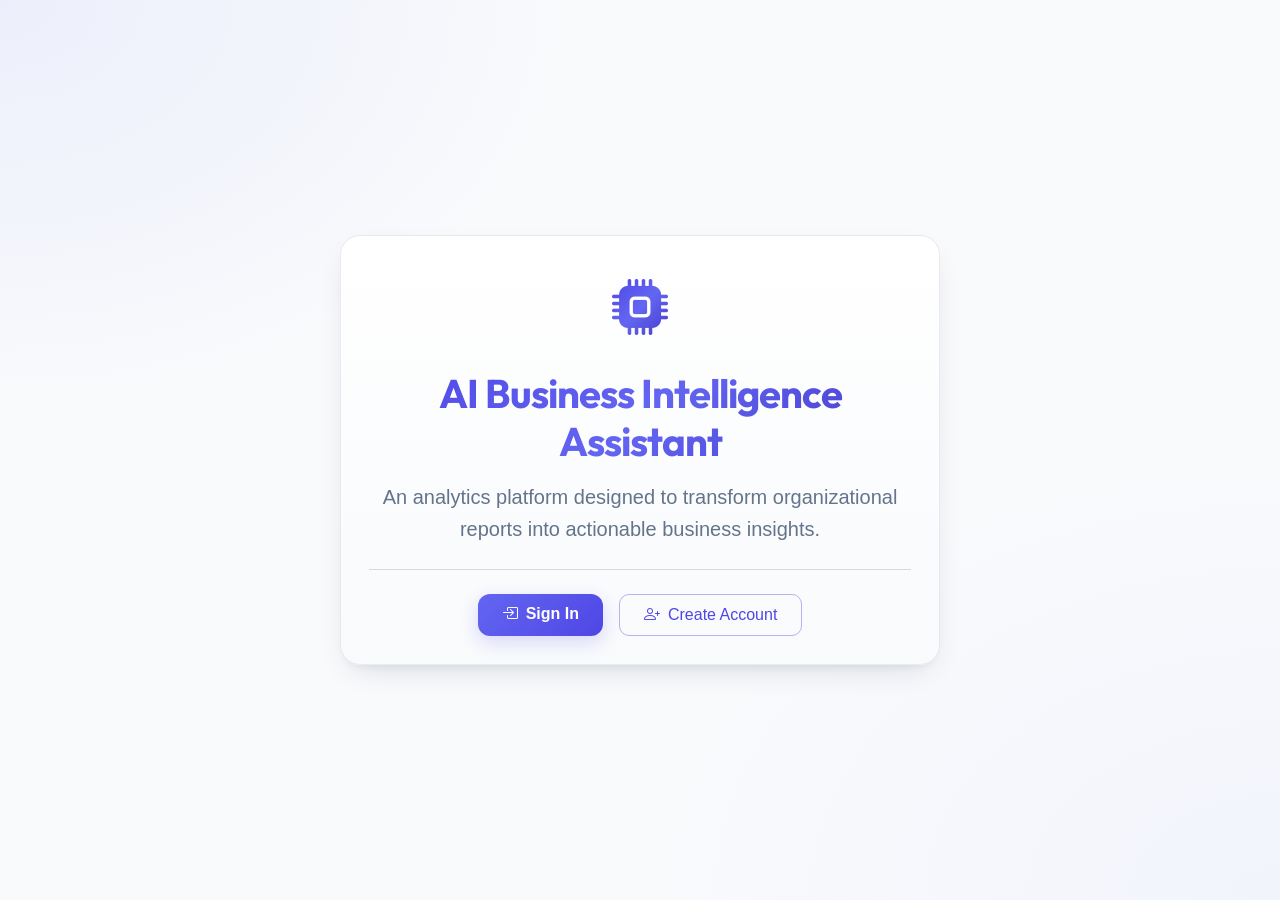
<file: index.html>
<!DOCTYPE html>
<html lang="en">
<head>
    <meta charset="UTF-8">
    <meta http-equiv="refresh" content="0; url=frontend/index.html">
    <meta name="viewport" content="width=device-width, initial-scale=1.0">
    <title>Redirecting to AI BI Assistant</title>
</head>
<body>
    <p>Redirecting to the application...</p>
    <a href="frontend/index.html">Open AI BI Assistant</a>
</body>
</html>
</file>
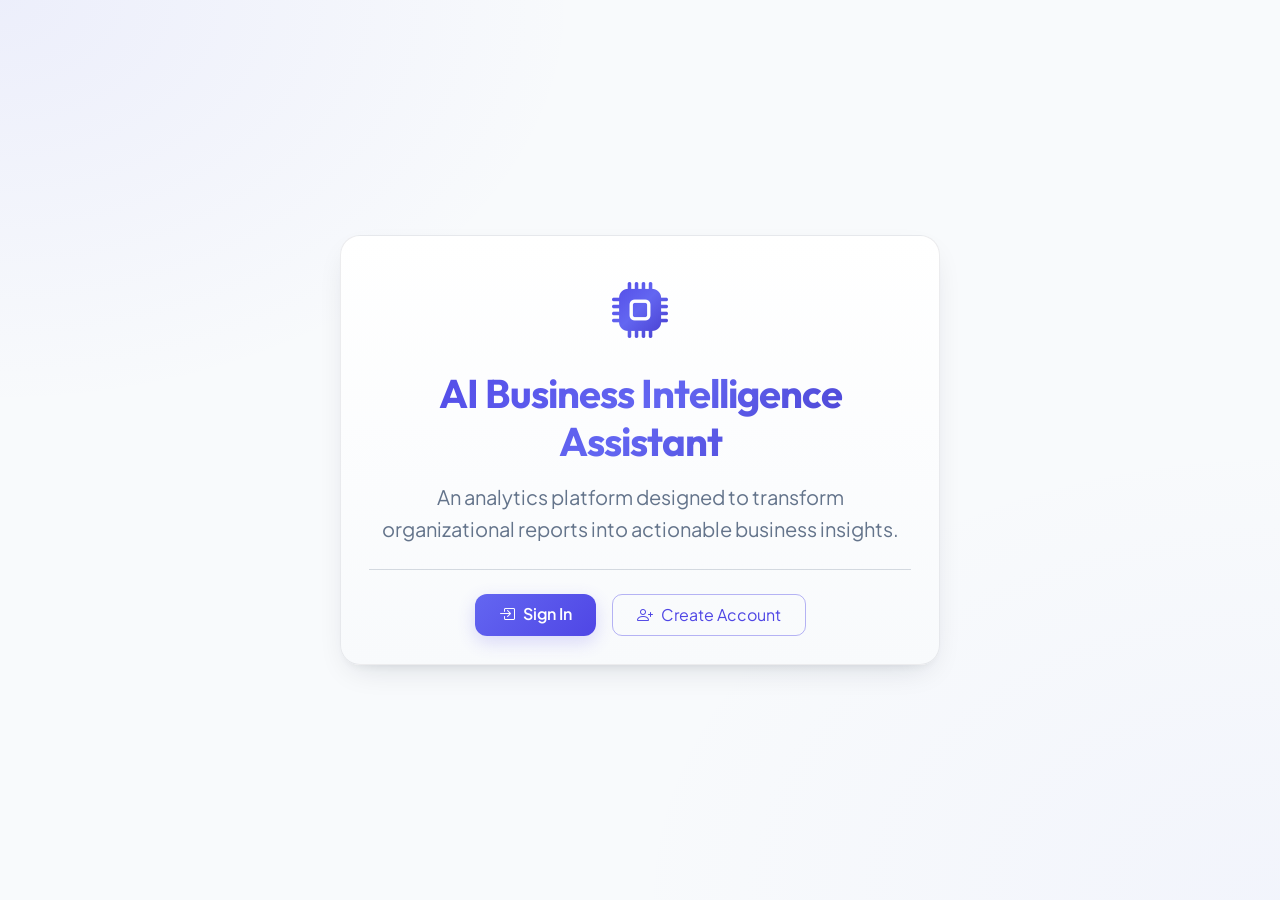
<file: frontend/index.html>
<!DOCTYPE html>
<html lang="en">
<head>
    <meta charset="UTF-8">
    <meta name="viewport" content="width=device-width, initial-scale=1.0">
    <meta name="description" content="AI Business Intelligence Assistant landing page. Securely access executive summaries, trend analysis, and KPI tracking.">
    <title>AI Business Intelligence Assistant</title>
    <link href="https://cdn.jsdelivr.net/npm/bootstrap@5.3.3/dist/css/bootstrap.min.css" rel="stylesheet">
    <link href="https://cdn.jsdelivr.net/npm/bootstrap-icons@1.11.3/font/bootstrap-icons.css" rel="stylesheet">
    <link rel="stylesheet" href="css/style.css">
</head>
<body>
    <div class="auth-container">
        <div class="glass-card p-5 text-center" style="max-width: 600px; width: 100%;">
            <div class="mb-4">
                <i class="bi bi-cpu-fill text-gradient" style="font-size: 3.5rem;"></i>
                <h1 class="text-gradient mt-3">AI Business Intelligence Assistant</h1>
                <p class="text-muted mt-3 fs-5">
                    An analytics platform designed to transform organizational reports into actionable business insights.
                </p>
            </div>
            
            <div class="my-4 border-top border-secondary opacity-25"></div>

            <div class="mt-4 d-grid gap-3 d-sm-flex justify-content-sm-center">
                <a id="btn-landing-login" href="login.html" class="btn btn-gradient px-4 py-2">
                    <i class="bi bi-box-arrow-in-right me-2"></i>Sign In
                </a>
                <a id="btn-landing-register" href="register.html" class="btn btn-outline-primary px-4 py-2" style="border-radius: 10px;">
                    <i class="bi bi-person-plus me-2"></i>Create Account
                </a>
            </div>
        </div>
    </div>
</body>
</html>
</file>
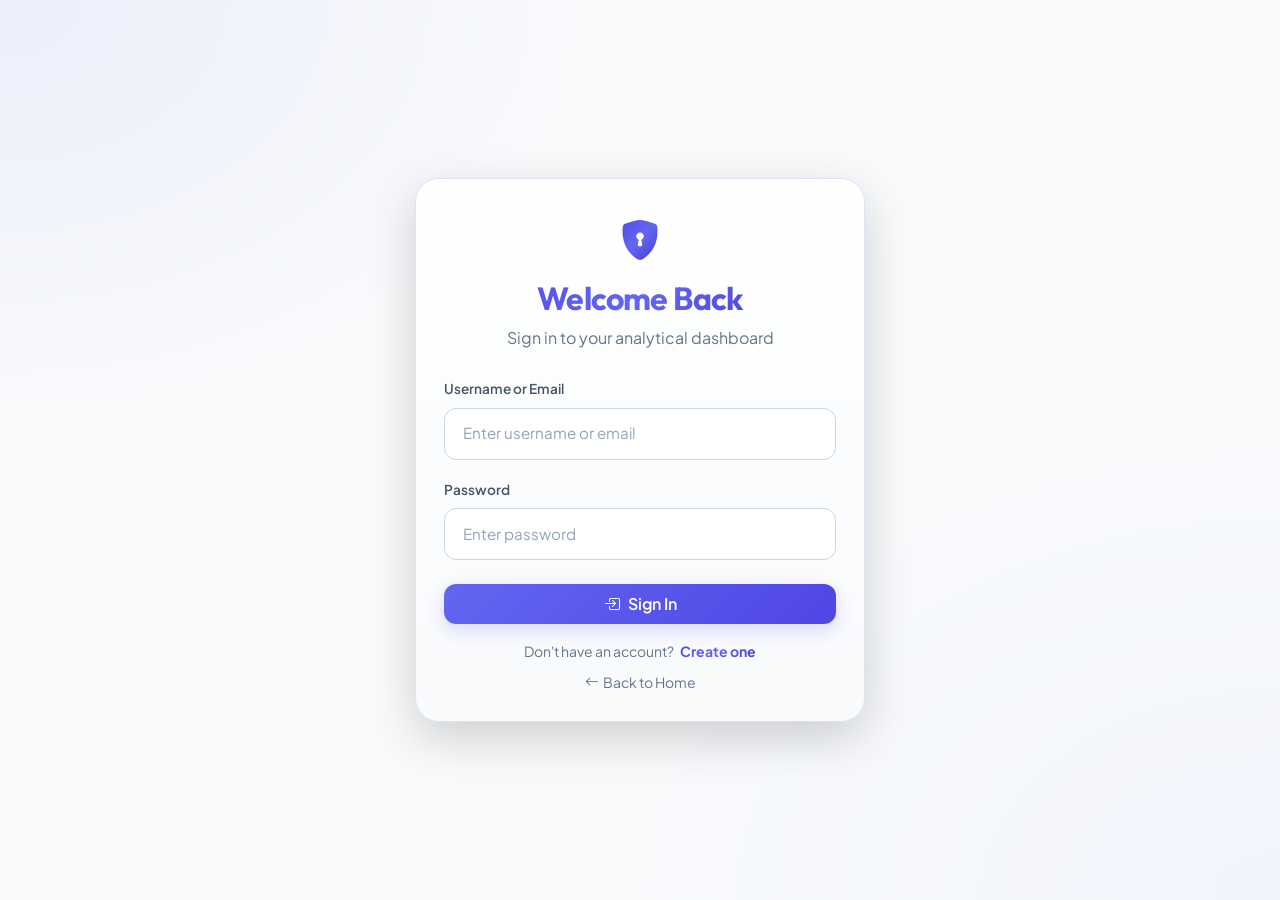
<file: frontend/dashboard.html>
<!DOCTYPE html>
<html lang="en">
<head>
    <meta charset="UTF-8">
    <meta name="viewport" content="width=device-width, initial-scale=1.0">
    <meta name="description" content="Analytical dashboard for the AI Business Intelligence Assistant.">
    <title>Dashboard - AI BI Assistant</title>
    <link href="https://cdn.jsdelivr.net/npm/bootstrap@5.3.3/dist/css/bootstrap.min.css" rel="stylesheet">
    <link href="https://cdn.jsdelivr.net/npm/bootstrap-icons@1.11.3/font/bootstrap-icons.css" rel="stylesheet">
    <link rel="stylesheet" href="css/style.css">
</head>
<body>
    <!-- Sidebar Navigation -->
    <div class="sidebar">
        <div class="sidebar-brand">
            <h4 class="text-gradient m-0 d-flex align-items-center">
                <i class="bi bi-cpu-fill me-2 fs-4"></i>AI BI Assistant
            </h4>
        </div>
        
        <ul class="sidebar-menu">
            <li>
                <a href="#" class="sidebar-link active">
                    <i class="bi bi-grid-1x2-fill"></i>Dashboard
                </a>
            </li>
            <li>
                <a href="#report-management" class="sidebar-link">
                    <i class="bi bi-file-earmark-bar-graph"></i>Reports
                </a>
            </li>
            <li>
                <a href="#" class="sidebar-link">
                    <i class="bi bi-graph-up-arrow"></i>Analytics
                </a>
            </li>
            <li>
                <a href="#" class="sidebar-link">
                    <i class="bi bi-gear-fill"></i>Settings
                </a>
            </li>
        </ul>
        
        <div class="p-3 border-top border-secondary border-opacity-25 mt-auto">
            <div class="d-flex align-items-center mb-3">
                <div class="avatar bg-gradient p-1 rounded-circle me-2" style="background: linear-gradient(135deg, #6366f1, #4f46e5); width: 36px; height: 36px; display: flex; align-items: center; justify-content: center;">
                    <i class="bi bi-person text-light"></i>
                </div>
                <div class="overflow-hidden">
                    <div id="user-username" class="fw-bold text-truncate" style="max-width: 140px; font-size: 0.9rem;">Guest</div>
                    <div class="small"><span id="user-role" class="badge bg-secondary text-capitalize">visitor</span></div>
                </div>
            </div>
            <button id="logout-btn" class="btn btn-outline-danger w-100 btn-sm" style="border-radius: 8px;">
                <i class="bi bi-box-arrow-left me-2"></i>Sign Out
            </button>
        </div>
    </div>

    <!-- Main Content Area -->
    <div class="main-content">
        <!-- Header -->
        <div class="dash-header flex-column flex-sm-row align-items-start align-items-sm-center gap-3">
            <div>
                <h1 class="h3 m-0">Welcome Back, <span id="welcome-name" class="text-gradient">User</span>!</h1>
                <p class="text-muted m-0">Upload, validate, and prepare reports for the next analytics phases.</p>
            </div>
            <div>
                <button id="btn-upload-trigger" class="btn btn-gradient btn-sm">
                    <i class="bi bi-cloud-arrow-up-fill me-2"></i>Upload Report
                </button>
            </div>
        </div>

        <!-- Metric KPI Cards -->
        <div class="row g-4 mb-4">
            <div class="col-12 col-sm-6 col-xl-3">
                <div class="glass-card p-4">
                    <div class="d-flex justify-content-between align-items-center mb-3">
                        <div class="text-muted small fw-bold text-uppercase">Total Revenue</div>
                        <div class="p-2 bg-success bg-opacity-10 text-success rounded-3"><i class="bi bi-currency-dollar"></i></div>
                    </div>
                    <h3 class="m-0">$0</h3>
                    <div class="text-success small mt-2 d-flex align-items-center">
                        <i class="bi bi-arrow-up-right me-1"></i>
                        <span>+0% vs last month</span>
                    </div>
                </div>
            </div>
            <div class="col-12 col-sm-6 col-xl-3">
                <div class="glass-card p-4">
                    <div class="d-flex justify-content-between align-items-center mb-3">
                        <div class="text-muted small fw-bold text-uppercase">Reports Uploaded</div>
                        <div class="p-2 bg-primary bg-opacity-10 text-indigo rounded-3" style="color: #a5b4fc;"><i class="bi bi-file-earmark-text"></i></div>
                    </div>
                    <h3 id="reports-count" class="m-0">0</h3>
                    <div class="text-muted small mt-2 d-flex align-items-center">
                        <i class="bi bi-clock-history me-1"></i>
                        <span id="reports-count-caption">No files uploaded yet</span>
                    </div>
                </div>
            </div>
            <div class="col-12 col-sm-6 col-xl-3">
                <div class="glass-card p-4">
                    <div class="d-flex justify-content-between align-items-center mb-3">
                        <div class="text-muted small fw-bold text-uppercase">Active Users</div>
                        <div class="p-2 bg-info bg-opacity-10 text-info rounded-3"><i class="bi bi-people"></i></div>
                    </div>
                    <h3 class="m-0">3</h3>
                    <div class="text-info small mt-2 d-flex align-items-center">
                        <i class="bi bi-arrow-up-right me-1"></i>
                        <span>+2 new registers</span>
                    </div>
                </div>
            </div>
            <div class="col-12 col-sm-6 col-xl-3">
                <div class="glass-card p-4">
                    <div class="d-flex justify-content-between align-items-center mb-3">
                        <div class="text-muted small fw-bold text-uppercase">Efficiency Rate</div>
                        <div class="p-2 bg-warning bg-opacity-10 text-warning rounded-3"><i class="bi bi-lightning-charge"></i></div>
                    </div>
                    <h3 class="m-0">0%</h3>
                    <div class="text-warning small mt-2 d-flex align-items-center">
                        <i class="bi bi-arrow-up-right me-1"></i>
                        <span>+0% variance</span>
                    </div>
                </div>
            </div>
        </div>

        <div id="report-management" class="row g-4 mb-4">
            <div class="col-12 col-lg-5">
                <div class="glass-card p-4 h-100">
                    <div class="d-flex justify-content-between align-items-start gap-3 mb-3">
                        <div>
                            <h4 class="mb-2">Report Upload</h4>
                            <p class="text-muted mb-0">Supported formats: CSV, XLSX, XLS, JSON, PDF, DOCX. Maximum size: 100MB.</p>
                        </div>
                    </div>

                    <input id="report-file-input" type="file" class="d-none" accept=".csv,.xlsx,.xls,.json,.pdf,.docx">

                    <div id="upload-dropzone" class="upload-dropzone mb-3" tabindex="0" role="button" aria-label="Upload report by choosing or dragging a file">
                        <div class="upload-dropzone-icon">
                            <i class="bi bi-cloud-arrow-up"></i>
                        </div>
                        <h5 class="mb-2">Drag and drop a report here</h5>
                        <p class="text-muted mb-3">or choose a file from your computer</p>
                        <button id="btn-choose-file" type="button" class="btn btn-outline-primary">
                            <i class="bi bi-folder2-open me-2"></i>Choose File
                        </button>
                        <div id="selected-file-name" class="upload-selection-note mt-3">No file selected</div>
                    </div>

                    <div id="upload-progress-wrapper" class="upload-progress-wrapper d-none" aria-live="polite">
                        <div class="d-flex justify-content-between align-items-center mb-2">
                            <span class="small fw-semibold">Upload progress</span>
                            <span id="upload-progress-text" class="small text-muted">0%</span>
                        </div>
                        <div class="progress upload-progress-bar-shell">
                            <div id="upload-progress-bar" class="progress-bar upload-progress-bar" role="progressbar" style="width: 0%"></div>
                        </div>
                    </div>
                </div>
            </div>

            <div class="col-12 col-lg-7">
                <div class="glass-card p-4 h-100">
                    <div class="d-flex justify-content-between align-items-start gap-3 mb-3">
                        <div>
                            <h4 class="mb-2">Upload History</h4>
                            <p class="text-muted mb-0">Your reports are stored securely and scoped to your account.</p>
                        </div>
                        <button id="btn-refresh-reports" type="button" class="btn btn-outline-primary btn-sm">
                            <i class="bi bi-arrow-clockwise me-2"></i>Refresh
                        </button>
                    </div>

                    <div id="reports-loading" class="history-state d-none">
                        <i class="bi bi-arrow-repeat spin-soft"></i>
                        <p class="mb-0">Loading your reports...</p>
                    </div>

                    <div id="reports-empty" class="history-state">
                        <i class="bi bi-folder2-open"></i>
                        <p class="mb-0">No uploaded reports yet. Your upload history will appear here.</p>
                    </div>

                    <div id="reports-list" class="reports-list d-none"></div>
                </div>
            </div>
        </div>

        <!-- Main Dashboard View Panel -->
        <div class="row g-4">
            <!-- Left Panel (Placeholder for charts) -->
            <div class="col-12 col-lg-8">
                <div class="glass-card p-4 h-100">
                    <h4 class="mb-4">Performance Trends</h4>
                    <div class="empty-state-box">
                        <i class="bi bi-bar-chart-line"></i>
                        <p class="text-center">Interactive dashboard visualization will be Updated Soon.</p>
                        <span class="badge bg-secondary">Awaiting Report Uploads</span>
                    </div>
                </div>
            </div>
            
            <!-- Right Panel (Placeholder for summaries) -->
            <div class="col-12 col-lg-4">
                <div class="glass-card p-4 h-100">
                    <h4 class="mb-4">AI Executive Insight</h4>
                    <div class="empty-state-box">
                        <i class="bi bi-robot"></i>
                        <p class="text-center">AI summaries, trends and recommendations will be Updated Soon</p>
                        <span class="badge bg-secondary">Awaiting LLM Connection</span>
                    </div>
                </div>
            </div>
        </div>
    </div>

    <script type="module" src="js/dashboard.js"></script>
</body>
</html>
</file>
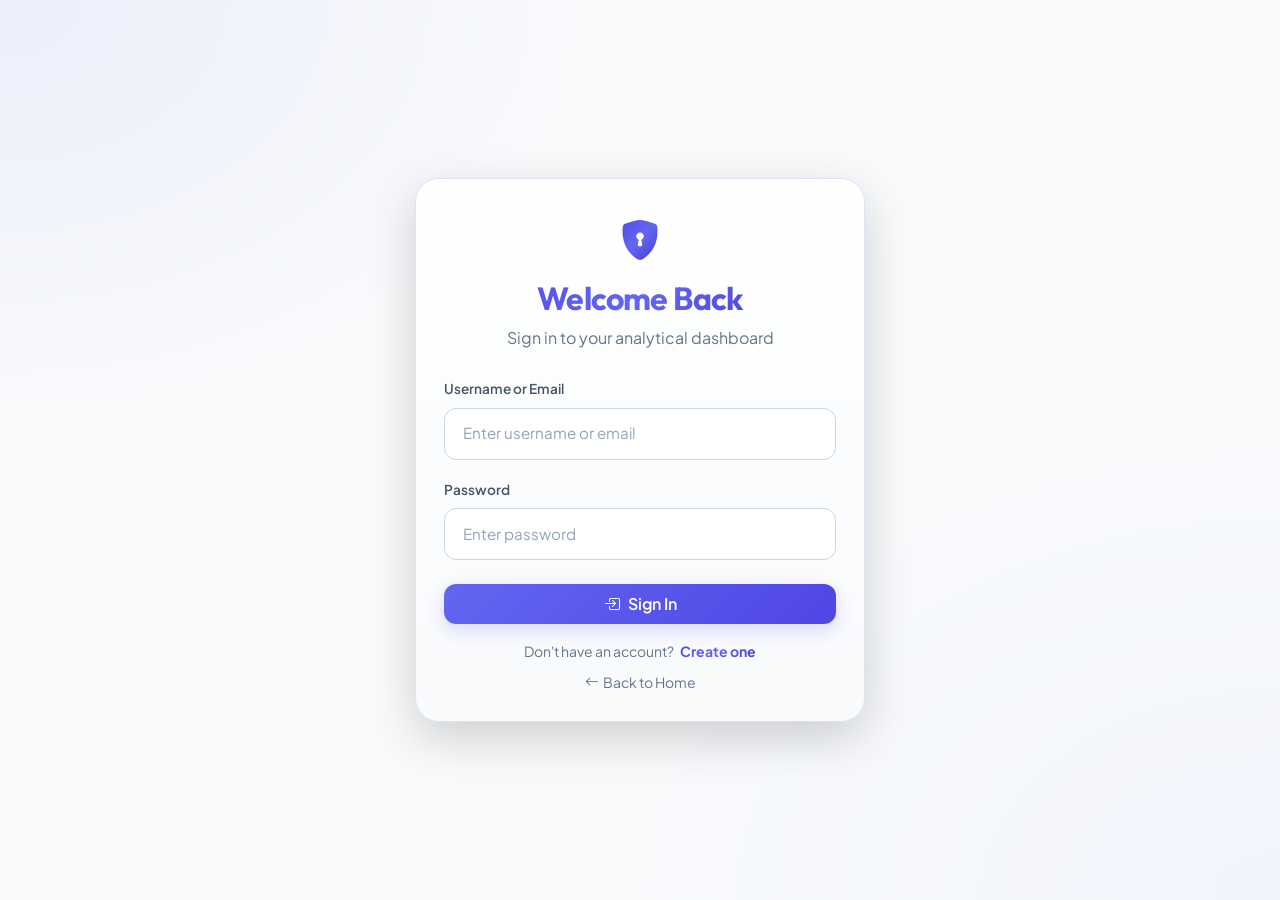
<file: frontend/login.html>
<!DOCTYPE html>
<html lang="en">
<head>
    <meta charset="UTF-8">
    <meta name="viewport" content="width=device-width, initial-scale=1.0">
    <meta name="description" content="Secure portal to sign in to the AI Business Intelligence Assistant.">
    <title>Sign In - AI BI Assistant</title>
    <link href="https://cdn.jsdelivr.net/npm/bootstrap@5.3.3/dist/css/bootstrap.min.css" rel="stylesheet">
    <link href="https://cdn.jsdelivr.net/npm/bootstrap-icons@1.11.3/font/bootstrap-icons.css" rel="stylesheet">
    <link rel="stylesheet" href="css/style.css">
</head>
<body>
    <div class="auth-container">
        <div class="glass-card auth-card shadow-lg">
            <div class="text-center mb-4">
                <i class="bi bi-shield-lock-fill text-gradient" style="font-size: 2.5rem;"></i>
                <h2 class="text-gradient mt-2">Welcome Back</h2>
                <p class="text-muted">Sign in to your analytical dashboard</p>
            </div>
            
            <form id="login-form">
                <div class="mb-3">
                    <label for="username" class="form-label small fw-bold">Username or Email</label>
                    <input type="text" id="username" class="form-control form-control-custom" placeholder="Enter username or email" required autocomplete="username">
                </div>
                
                <div class="mb-4">
                    <label for="password" class="form-label small fw-bold">Password</label>
                    <input type="password" id="password" class="form-control form-control-custom" placeholder="Enter password" required autocomplete="current-password">
                </div>
                
                <div class="d-grid mb-3">
                    <button id="btn-login-submit" type="submit" class="btn btn-gradient py-2">
                        <i class="bi bi-box-arrow-in-right me-2"></i>Sign In
                    </button>
                </div>
            </form>
            
            <div class="text-center mt-3 small">
                <span class="text-muted">Don't have an account?</span>
                <a id="link-goto-register" href="register.html" class="text-gradient fw-bold ms-1 text-decoration-none">Create one</a>
            </div>
            <div class="text-center mt-2 small">
                <a href="index.html" class="text-muted text-decoration-none"><i class="bi bi-arrow-left me-1"></i>Back to Home</a>
            </div>
        </div>
    </div>
    
    <script type="module" src="js/auth.js"></script>
</body>
</html>
</file>
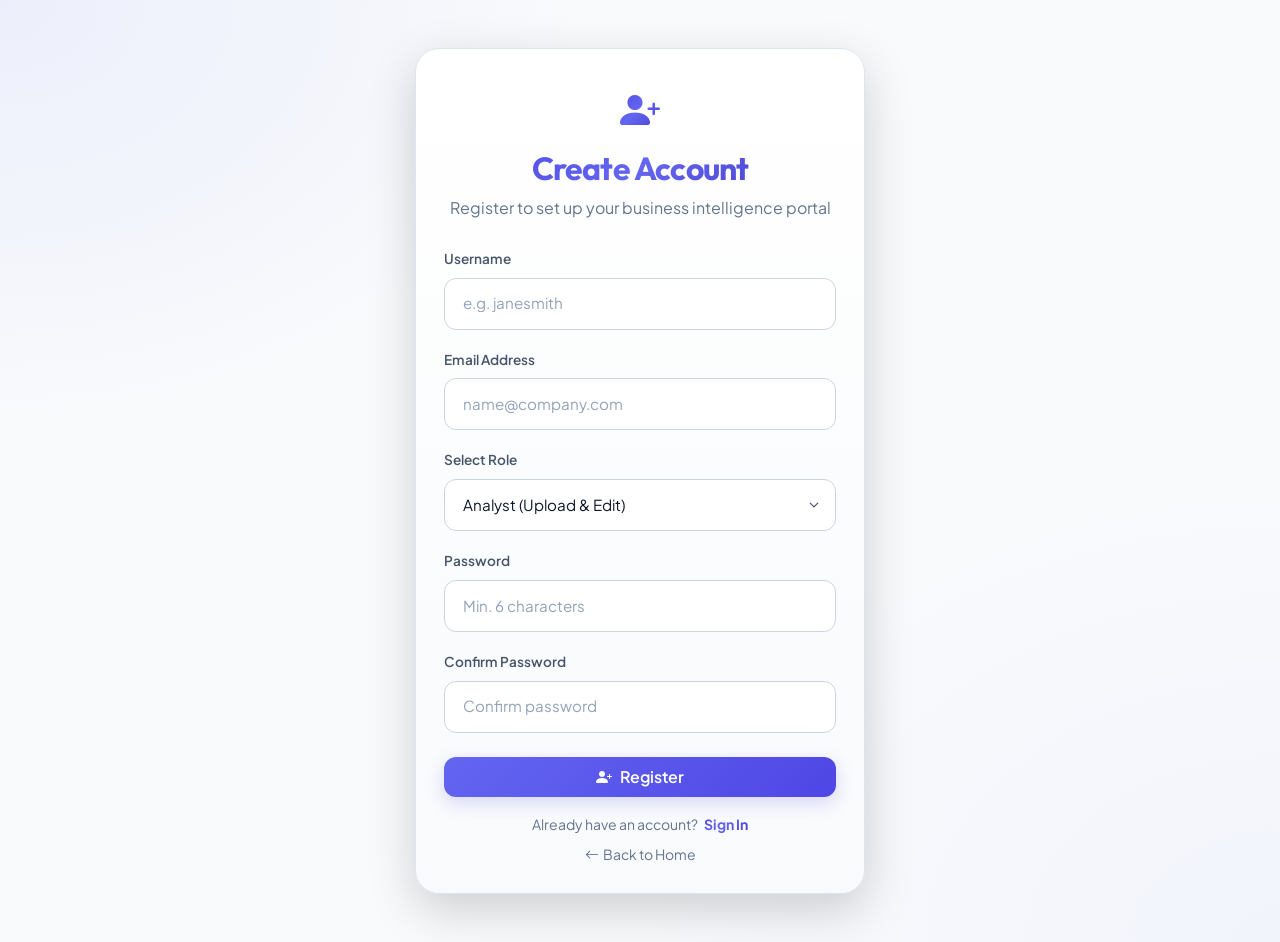
<file: frontend/register.html>
<!DOCTYPE html>
<html lang="en">
<head>
    <meta charset="UTF-8">
    <meta name="viewport" content="width=device-width, initial-scale=1.0">
    <meta name="description" content="Register an account on the AI Business Intelligence Assistant platform.">
    <title>Register - AI BI Assistant</title>
    <link href="https://cdn.jsdelivr.net/npm/bootstrap@5.3.3/dist/css/bootstrap.min.css" rel="stylesheet">
    <link href="https://cdn.jsdelivr.net/npm/bootstrap-icons@1.11.3/font/bootstrap-icons.css" rel="stylesheet">
    <link rel="stylesheet" href="css/style.css">
</head>
<body>
    <div class="auth-container">
        <div class="glass-card auth-card shadow-lg">
            <div class="text-center mb-4">
                <i class="bi bi-person-plus-fill text-gradient" style="font-size: 2.5rem;"></i>
                <h2 class="text-gradient mt-2">Create Account</h2>
                <p class="text-muted">Register to set up your business intelligence portal</p>
            </div>
            
            <form id="register-form">
                <div class="mb-3">
                    <label for="username" class="form-label small fw-bold">Username</label>
                    <input type="text" id="username" class="form-control form-control-custom" placeholder="e.g. janesmith" required minlength="3" maxlength="50" autocomplete="username">
                </div>

                <div class="mb-3">
                    <label for="email" class="form-label small fw-bold">Email Address</label>
                    <input type="email" id="email" class="form-control form-control-custom" placeholder="name@company.com" required autocomplete="email">
                </div>

                <div class="mb-3">
                    <label for="role" class="form-label small fw-bold">Select Role</label>
                    <select id="role" class="form-select form-control-custom" required>
                        <option value="analyst" selected>Analyst (Upload & Edit)</option>
                        <option value="executive">Executive (Read Summaries & Dashboards)</option>
                        <option value="admin">Administrator (Full Access)</option>
                    </select>
                </div>
                
                <div class="mb-3">
                    <label for="password" class="form-label small fw-bold">Password</label>
                    <input type="password" id="password" class="form-control form-control-custom" placeholder="Min. 6 characters" required minlength="6" autocomplete="new-password">
                </div>

                <div class="mb-4">
                    <label for="confirm-password" class="form-label small fw-bold">Confirm Password</label>
                    <input type="password" id="confirm-password" class="form-control form-control-custom" placeholder="Confirm password" required minlength="6" autocomplete="new-password">
                </div>
                
                <div class="d-grid mb-3">
                    <button id="btn-register-submit" type="submit" class="btn btn-gradient py-2">
                        <i class="bi bi-person-plus-fill me-2"></i>Register
                    </button>
                </div>
            </form>
            
            <div class="text-center mt-3 small">
                <span class="text-muted">Already have an account?</span>
                <a id="link-goto-login" href="login.html" class="text-gradient fw-bold ms-1 text-decoration-none">Sign In</a>
            </div>
            <div class="text-center mt-2 small">
                <a href="index.html" class="text-muted text-decoration-none"><i class="bi bi-arrow-left me-1"></i>Back to Home</a>
            </div>
        </div>
    </div>
    
    <script type="module" src="js/auth.js"></script>
</body>
</html>
</file>
<file: frontend/css/style.css>
@import url('https://fonts.googleapis.com/css2?family=Outfit:wght@300;400;500;600;700;800&family=Plus+Jakarta+Sans:wght@300;400;500;600;700;800&display=swap');

:root {
  /* Light Theme Palette variables */
  --bg-primary: #f8fafc;
  --bg-secondary: #ffffff;
  --bg-surface: #ffffff;
  --accent-primary: #4f46e5;
  --accent-secondary: #4338ca;
  --text-main: #0f172a;
  --text-secondary: #475569;
  --text-muted: #64748b;

  --glass-bg: rgba(255, 255, 255, 0.96);
  --glass-border: rgba(15, 23, 42, 0.08);
  --glass-border-focus: rgba(99, 102, 241, 0.4);
  --font-family: 'Outfit', sans-serif;
  --font-body: 'Plus Jakarta Sans', sans-serif;

  /* Force Bootstrap variables to map to our high-contrast light mode colors */
  --bs-body-color: var(--text-secondary) !important;
  --bs-body-bg: var(--bg-primary) !important;
  --bs-heading-color: var(--text-main) !important;
  --bs-secondary-color: var(--text-muted) !important;
  
  /* Bootstrap RGB colors mapped to legible, high-contrast dark variants */
  --bs-primary-rgb: 79, 70, 229 !important;
  --bs-secondary-rgb: 100, 116, 139 !important;
  --bs-success-rgb: 4, 120, 87 !important;
  --bs-info-rgb: 3, 105, 161 !important;
  --bs-warning-rgb: 180, 83, 9 !important;
  --bs-danger-rgb: 185, 28, 28 !important;
}

body {
  background-color: var(--bg-primary);
  background-image:
    radial-gradient(at top left, rgba(99, 102, 241, 0.08) 0px, transparent 32%),
    radial-gradient(at bottom right, rgba(129, 140, 248, 0.05) 0px, transparent 36%);
  color: var(--text-secondary) !important;
  font-family: var(--font-body);
  min-height: 100vh;
  margin: 0;
  overflow-x: hidden;
  line-height: 1.6;
  color-scheme: light;
}

h1, h2, h3, h4, h5, h6, .h1, .h2, .h3, .h4, .h5, .h6 {
  font-family: var(--font-family);
  font-weight: 700;
  letter-spacing: -0.025em;
  color: var(--text-main) !important;
}

.text-muted {
  color: var(--text-muted) !important;
}

.text-light {
  color: var(--text-main) !important;
}

label, .form-label {
  color: var(--text-secondary) !important;
  font-weight: 600;
}

a {
  color: var(--accent-primary);
  text-decoration: none;
  transition: color 0.2s ease;
}

a:hover {
  color: var(--accent-secondary);
}

.glass-card {
  background: linear-gradient(180deg, rgba(255, 255, 255, 0.98), rgba(248, 250, 252, 0.98));
  backdrop-filter: blur(16px);
  -webkit-backdrop-filter: blur(16px);
  border: 1px solid var(--glass-border);
  border-radius: 20px;
  box-shadow: 0 12px 32px -12px rgba(15, 23, 42, 0.16), 0 6px 12px -6px rgba(15, 23, 42, 0.08);
  transition: all 0.3s cubic-bezier(0.4, 0, 0.2, 1);
  padding: 1.75rem !important;
}

.glass-card:hover {
  transform: translateY(-4px);
  border-color: rgba(99, 102, 241, 0.2);
  box-shadow: 0 20px 25px -5px rgba(99, 102, 241, 0.08), 0 0 20px 2px rgba(99, 102, 241, 0.04);
}

.dash-header h1 {
  font-size: 1.85rem !important;
  font-weight: 700 !important;
  color: var(--text-main) !important;
  letter-spacing: -0.020em;
}

.dash-header p {
  color: var(--text-muted) !important;
  font-size: 0.95rem;
}

.glass-card h4 {
  font-size: 1.25rem !important;
  font-weight: 600 !important;
  margin-bottom: 1.5rem !important;
  color: var(--text-main) !important;
}

.glass-card .text-muted.small.fw-bold.text-uppercase {
  color: var(--text-muted) !important;
  letter-spacing: 0.06em !important;
  font-weight: 700 !important;
  font-size: 0.76rem !important;
}

.glass-card h3 {
  font-size: 1.85rem !important;
  font-weight: 700 !important;
  color: var(--text-main) !important;
  margin: 0.6rem 0 !important;
}

.glass-card .text-success {
  color: #047857 !important;
}

.glass-card .text-info {
  color: #0369a1 !important;
}

.glass-card .text-warning {
  color: #b45309 !important;
}

.glass-card .text-muted.small {
  color: var(--text-muted) !important;
}

.glass-card .p-2.rounded-3 {
  width: 44px;
  height: 44px;
  display: flex;
  align-items: center;
  justify-content: center;
  border-radius: 12px !important;
  padding: 0 !important;
  font-size: 1.3rem;
}

.glass-card .bg-success.bg-opacity-10 {
  background-color: rgba(16, 185, 129, 0.1) !important;
  color: #047857 !important;
  border: 1px solid rgba(16, 185, 129, 0.2) !important;
}

.glass-card .bg-primary.bg-opacity-10 {
  background-color: rgba(99, 102, 241, 0.1) !important;
  color: #4338ca !important;
  border: 1px solid rgba(99, 102, 241, 0.2) !important;
}

.glass-card .bg-info.bg-opacity-10 {
  background-color: rgba(14, 165, 233, 0.1) !important;
  color: #0369a1 !important;
  border: 1px solid rgba(14, 165, 233, 0.2) !important;
}

.glass-card .bg-warning.bg-opacity-10 {
  background-color: rgba(245, 158, 11, 0.1) !important;
  color: #b45309 !important;
  border: 1px solid rgba(245, 158, 11, 0.2) !important;
}

.empty-state-box {
  background-color: #f8fafc;
  border: 1.5px dashed #cbd5e1;
  border-radius: 16px;
  padding: 3.5rem 2rem;
  display: flex;
  flex-direction: column;
  align-items: center;
  justify-content: center;
  text-align: center;
  transition: all 0.3s ease;
}

.empty-state-box:hover {
  background-color: #f1f5f9;
  border-color: #a5b4fc;
}

.empty-state-box i {
  color: var(--accent-primary) !important;
  font-size: 3rem !important;
  margin-bottom: 1.25rem;
}

.empty-state-box p {
  color: var(--text-secondary) !important;
  font-size: 0.98rem !important;
  max-width: 320px;
  margin-top: 0.5rem;
  margin-bottom: 1.25rem !important;
  line-height: 1.5;
}

.empty-state-box .badge {
  background-color: #e2e8f0 !important;
  color: #334155 !important;
  border: 1px solid #cbd5e1 !important;
  padding: 0.5rem 0.85rem !important;
  font-size: 0.78rem !important;
  font-weight: 500;
  border-radius: 8px;
}

.badge.bg-primary {
  background-color: rgba(99, 102, 241, 0.1) !important;
  color: #4338ca !important;
  border: 1px solid rgba(99, 102, 241, 0.2) !important;
}

.badge.bg-danger {
  background-color: rgba(239, 68, 68, 0.1) !important;
  color: #b91c1c !important;
  border: 1px solid rgba(239, 68, 68, 0.2) !important;
}

.badge.bg-info {
  background-color: rgba(14, 165, 233, 0.1) !important;
  color: #0369a1 !important;
  border: 1px solid rgba(14, 165, 233, 0.2) !important;
}

.badge.bg-secondary {
  background-color: #e2e8f0 !important;
  color: #475569 !important;
  border: 1px solid #cbd5e1 !important;
}

.auth-container {
  display: flex;
  align-items: center;
  justify-content: center;
  min-height: 100vh;
  padding: 3rem 1rem;
}

.auth-card {
  width: 100%;
  max-width: 450px;
  padding: 3rem 2.5rem;
  background: linear-gradient(180deg, rgba(255, 255, 255, 0.98), rgba(248, 250, 252, 0.98));
  border: 1px solid #dbe4f0;
  border-radius: 24px;
  box-shadow: 0 18px 45px -18px rgba(15, 23, 42, 0.18), 0 10px 18px -10px rgba(15, 23, 42, 0.08);
}

.auth-card label {
  color: var(--text-secondary) !important;
  font-weight: 600 !important;
  font-size: 0.85rem !important;
  margin-bottom: 0.5rem !important;
}

.text-gradient {
  background: linear-gradient(135deg, #4f46e5 0%, #6366f1 50%, #4338ca 100%);
  background-clip: text;
  -webkit-background-clip: text;
  -webkit-text-fill-color: transparent;
}

.btn-gradient {
  background: linear-gradient(135deg, #6366f1 0%, #4f46e5 100%);
  color: #ffffff !important;
  border: none;
  border-radius: 12px;
  padding: 0.85rem 1.75rem;
  font-weight: 600;
  transition: all 0.25s ease;
  box-shadow: 0 6px 18px rgba(79, 70, 229, 0.2);
}

.btn-outline-primary {
  color: var(--accent-primary) !important;
  border-color: rgba(79, 70, 229, 0.4) !important;
  background-color: transparent;
  border-radius: 10px;
}

.btn-outline-primary:hover {
  background-color: rgba(79, 70, 229, 0.08) !important;
  color: var(--accent-secondary) !important;
  border-color: var(--accent-primary) !important;
}

.btn-gradient:hover:not(:disabled) {
  transform: translateY(-2px);
  background: linear-gradient(135deg, #4f46e5 0%, #4338ca 100%);
  box-shadow: 0 6px 20px rgba(99, 102, 241, 0.3);
  color: #ffffff !important;
}

.btn-gradient:active:not(:disabled) {
  transform: translateY(1px);
}

.btn-gradient:disabled {
  background: #e2e8f0 !important;
  border: 1px solid #cbd5e1 !important;
  color: #94a3b8 !important;
  box-shadow: none !important;
  cursor: not-allowed;
  opacity: 1 !important;
}

.form-control-custom {
  background-color: #ffffff;
  border: 1px solid #cbd5e1;
  color: #0f172a !important;
  border-radius: 12px;
  padding: 0.85rem 1.1rem;
  transition: all 0.2s ease;
  font-size: 0.95rem;
}

.form-control-custom::placeholder {
  color: #94a3b8 !important;
}

.form-control-custom:focus {
  background-color: #ffffff;
  border-color: var(--accent-primary);
  box-shadow: 0 0 0 4px rgba(99, 102, 241, 0.15);
  color: #0f172a !important;
  outline: none;
}

select.form-control-custom {
  background-image: url("data:image/svg+xml,%3csvg xmlns='http://www.w3.org/2000/svg' viewBox='0 0 16 16'%3e%3cpath fill='none' stroke='%23475569' stroke-linecap='round' stroke-linejoin='round' stroke-width='2' d='m2 5 6 6 6-6'/%3e%3c/svg%3e");
  background-position: right 1rem center;
  background-repeat: no-repeat;
  background-size: 10px 12px;
  appearance: none;
}

.sidebar {
  width: 280px;
  background: linear-gradient(180deg, rgba(255, 255, 255, 0.98), rgba(248, 250, 252, 0.98));
  border-right: 1px solid #e2e8f0;
  min-height: 100vh;
  position: fixed;
  top: 0;
  left: 0;
  display: flex;
  flex-direction: column;
  z-index: 100;
  box-shadow: 5px 0 25px rgba(15, 23, 42, 0.04);
}

.main-content {
  margin-left: 280px;
  min-height: 100vh;
  padding: 3rem;
  background-color: var(--bg-primary);
}

.sidebar-brand {
  padding: 2rem 2.25rem;
  border-bottom: 1px solid #f1f5f9;
}

.sidebar-menu {
  list-style: none;
  padding: 2rem 1.25rem;
  margin: 0;
  flex-grow: 1;
}

.sidebar-menu li {
  margin-bottom: 0.75rem;
}

.sidebar-link {
  display: flex;
  align-items: center;
  padding: 0.85rem 1.25rem;
  color: var(--text-secondary);
  text-decoration: none;
  border-radius: 12px;
  font-weight: 500;
  font-size: 0.95rem;
  transition: all 0.2s ease;
  border: 1px solid transparent;
}

.sidebar-link i {
  margin-right: 1rem;
  font-size: 1.25rem;
}

.sidebar-link:hover {
  color: var(--text-main) !important;
  background-color: #f1f5f9;
}

.sidebar-link.active {
  color: var(--accent-primary) !important;
  background-color: rgba(79, 70, 229, 0.08) !important;
  border-color: rgba(79, 70, 229, 0.15) !important;
  font-weight: 600;
}

.btn-outline-danger {
  border-color: rgba(220, 38, 38, 0.35) !important;
  color: #dc2626 !important;
  background-color: transparent;
  transition: all 0.2s ease;
}

.btn-outline-danger:hover {
  background-color: #dc2626 !important;
  color: #ffffff !important;
  border-color: #dc2626 !important;
  box-shadow: 0 4px 12px rgba(220, 38, 38, 0.15);
}

.dash-header {
  display: flex;
  justify-content: space-between;
  align-items: center;
  margin-bottom: 3rem;
}

.custom-alert {
  position: fixed;
  top: 25px;
  right: 25px;
  z-index: 9999;
  border-radius: 12px;
  animation: slideIn 0.3s cubic-bezier(0.16, 1, 0.3, 1) forwards;
}

@keyframes slideIn {
  from { transform: translateX(120%); }
  to { transform: translateX(0); }
}

@media (max-width: 992px) {
  .sidebar {
    width: 100%;
    min-height: auto;
    position: relative;
    border-right: none;
    border-bottom: 1px solid #e2e8f0;
  }
  .main-content {
    margin-left: 0;
    padding: 2rem 1.5rem;
  }
}

.upload-dropzone {
  border: 1.5px dashed #cbd5e1;
  border-radius: 18px;
  background: linear-gradient(180deg, rgba(255, 255, 255, 0.98), rgba(241, 245, 249, 0.92));
  padding: 2rem 1.5rem;
  text-align: center;
  transition: all 0.25s ease;
  cursor: pointer;
}

.upload-dropzone:hover,
.upload-dropzone.is-dragover {
  border-color: rgba(79, 70, 229, 0.45);
  background: linear-gradient(180deg, rgba(238, 242, 255, 0.92), rgba(255, 255, 255, 0.98));
  box-shadow: inset 0 0 0 1px rgba(99, 102, 241, 0.12);
}

.upload-dropzone.is-disabled {
  opacity: 0.65;
  cursor: not-allowed;
}

.upload-dropzone-icon {
  width: 72px;
  height: 72px;
  margin: 0 auto 1rem;
  border-radius: 22px;
  display: flex;
  align-items: center;
  justify-content: center;
  background: rgba(79, 70, 229, 0.08);
  color: var(--accent-primary);
  font-size: 1.8rem;
}

.upload-dropzone h5 {
  margin-bottom: 0.35rem;
}

.upload-selection-note {
  color: var(--text-muted);
  font-size: 0.9rem;
  font-weight: 500;
}

.upload-progress-wrapper {
  margin-top: 1rem;
}

.upload-progress-bar-shell {
  height: 0.8rem;
  border-radius: 999px;
  background-color: #e2e8f0;
  overflow: hidden;
}

.upload-progress-bar {
  background: linear-gradient(135deg, #6366f1 0%, #4338ca 100%);
  border-radius: 999px;
}

.history-state {
  min-height: 260px;
  display: flex;
  flex-direction: column;
  align-items: center;
  justify-content: center;
  text-align: center;
  padding: 2rem;
  border: 1.5px dashed #cbd5e1;
  border-radius: 18px;
  background: #f8fafc;
}

.history-state i {
  font-size: 2rem;
  color: var(--accent-primary);
  margin-bottom: 0.9rem;
}

.reports-list {
  display: flex;
  flex-direction: column;
  gap: 1rem;
}

.report-item {
  display: flex;
  align-items: center;
  justify-content: space-between;
  gap: 1rem;
  padding: 1rem 1.1rem;
  border: 1px solid #e2e8f0;
  border-radius: 16px;
  background: rgba(255, 255, 255, 0.92);
}

.report-item-main {
  display: flex;
  align-items: flex-start;
  gap: 1rem;
  min-width: 0;
  flex: 1;
}

.report-item-icon {
  width: 48px;
  height: 48px;
  flex-shrink: 0;
  border-radius: 14px;
  display: flex;
  align-items: center;
  justify-content: center;
  background: rgba(79, 70, 229, 0.08);
  color: var(--accent-primary);
  font-size: 1.2rem;
}

.report-item-body {
  min-width: 0;
  flex: 1;
}

.report-item h5 {
  margin: 0 0 0.25rem;
  font-size: 1rem;
  word-break: break-word;
}

.report-item-meta {
  display: flex;
  flex-wrap: wrap;
  gap: 0.65rem;
  color: var(--text-muted);
  font-size: 0.84rem;
}

.report-item-actions {
  display: flex;
  align-items: center;
  gap: 0.65rem;
  flex-shrink: 0;
}

.processing-summary {
  margin-top: 0.85rem;
  padding: 0.85rem 0.95rem;
  border: 1px solid #e2e8f0;
  border-radius: 14px;
  background: #f8fafc;
}

.processing-summary-grid {
  display: flex;
  flex-wrap: wrap;
  gap: 0.5rem;
}

.processing-pill {
  display: inline-flex;
  align-items: center;
  gap: 0.25rem;
  padding: 0.35rem 0.6rem;
  border-radius: 999px;
  border: 1px solid #cbd5e1;
  background: #ffffff;
  color: var(--text-secondary);
  font-size: 0.78rem;
  font-weight: 600;
}

.processing-pill.status-passed {
  border-color: rgba(16, 185, 129, 0.25);
  background: rgba(16, 185, 129, 0.08);
  color: #047857;
}

.processing-pill.status-failed {
  border-color: rgba(239, 68, 68, 0.25);
  background: rgba(239, 68, 68, 0.08);
  color: #b91c1c;
}

.processing-message {
  margin: 0.65rem 0 0;
  color: var(--text-muted);
  font-size: 0.84rem;
}

.spin-soft {
  animation: spinSoft 1s linear infinite;
}

@keyframes spinSoft {
  from { transform: rotate(0deg); }
  to { transform: rotate(360deg); }
}

@media (max-width: 768px) {
  .report-item {
    flex-direction: column;
    align-items: stretch;
  }

  .report-item-actions {
    width: 100%;
    flex-direction: column;
    align-items: stretch;
  }

  .report-process-btn,
  .report-delete-btn {
    width: 100%;
  }
}
</file>
